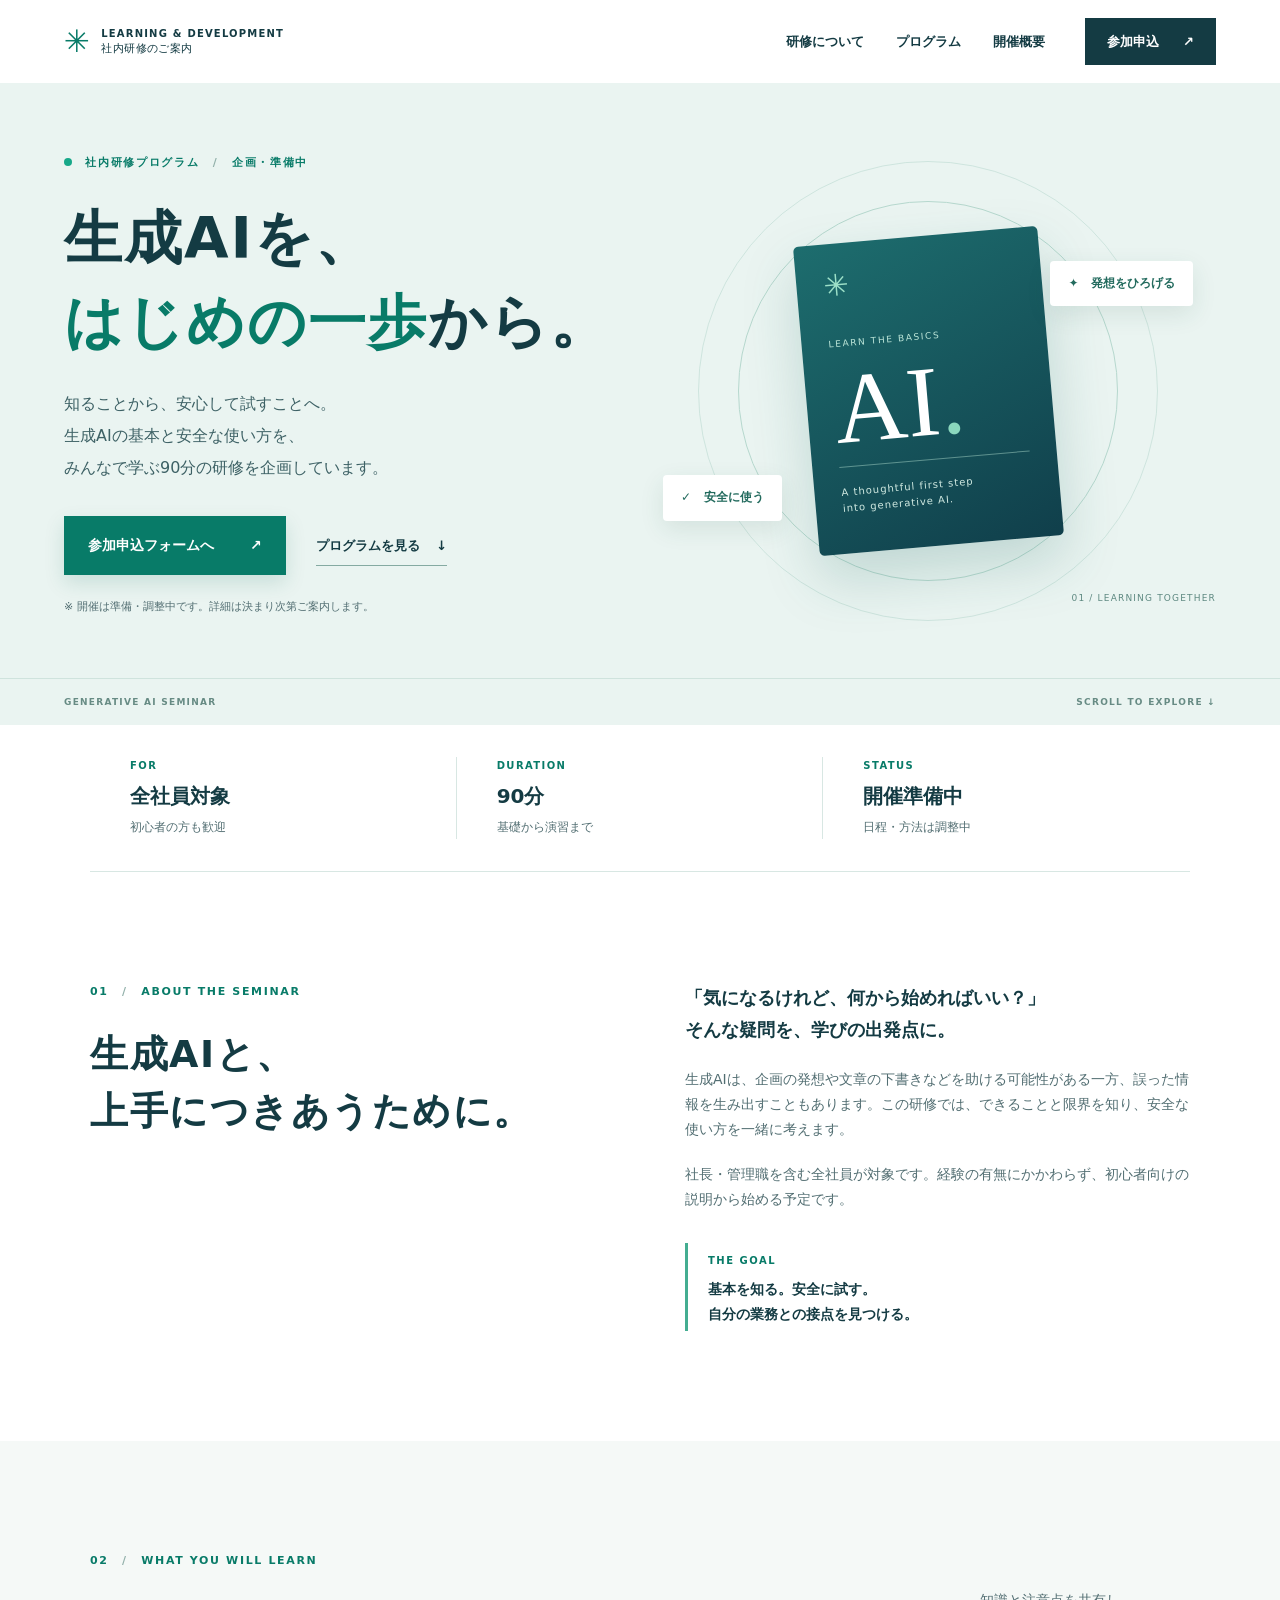
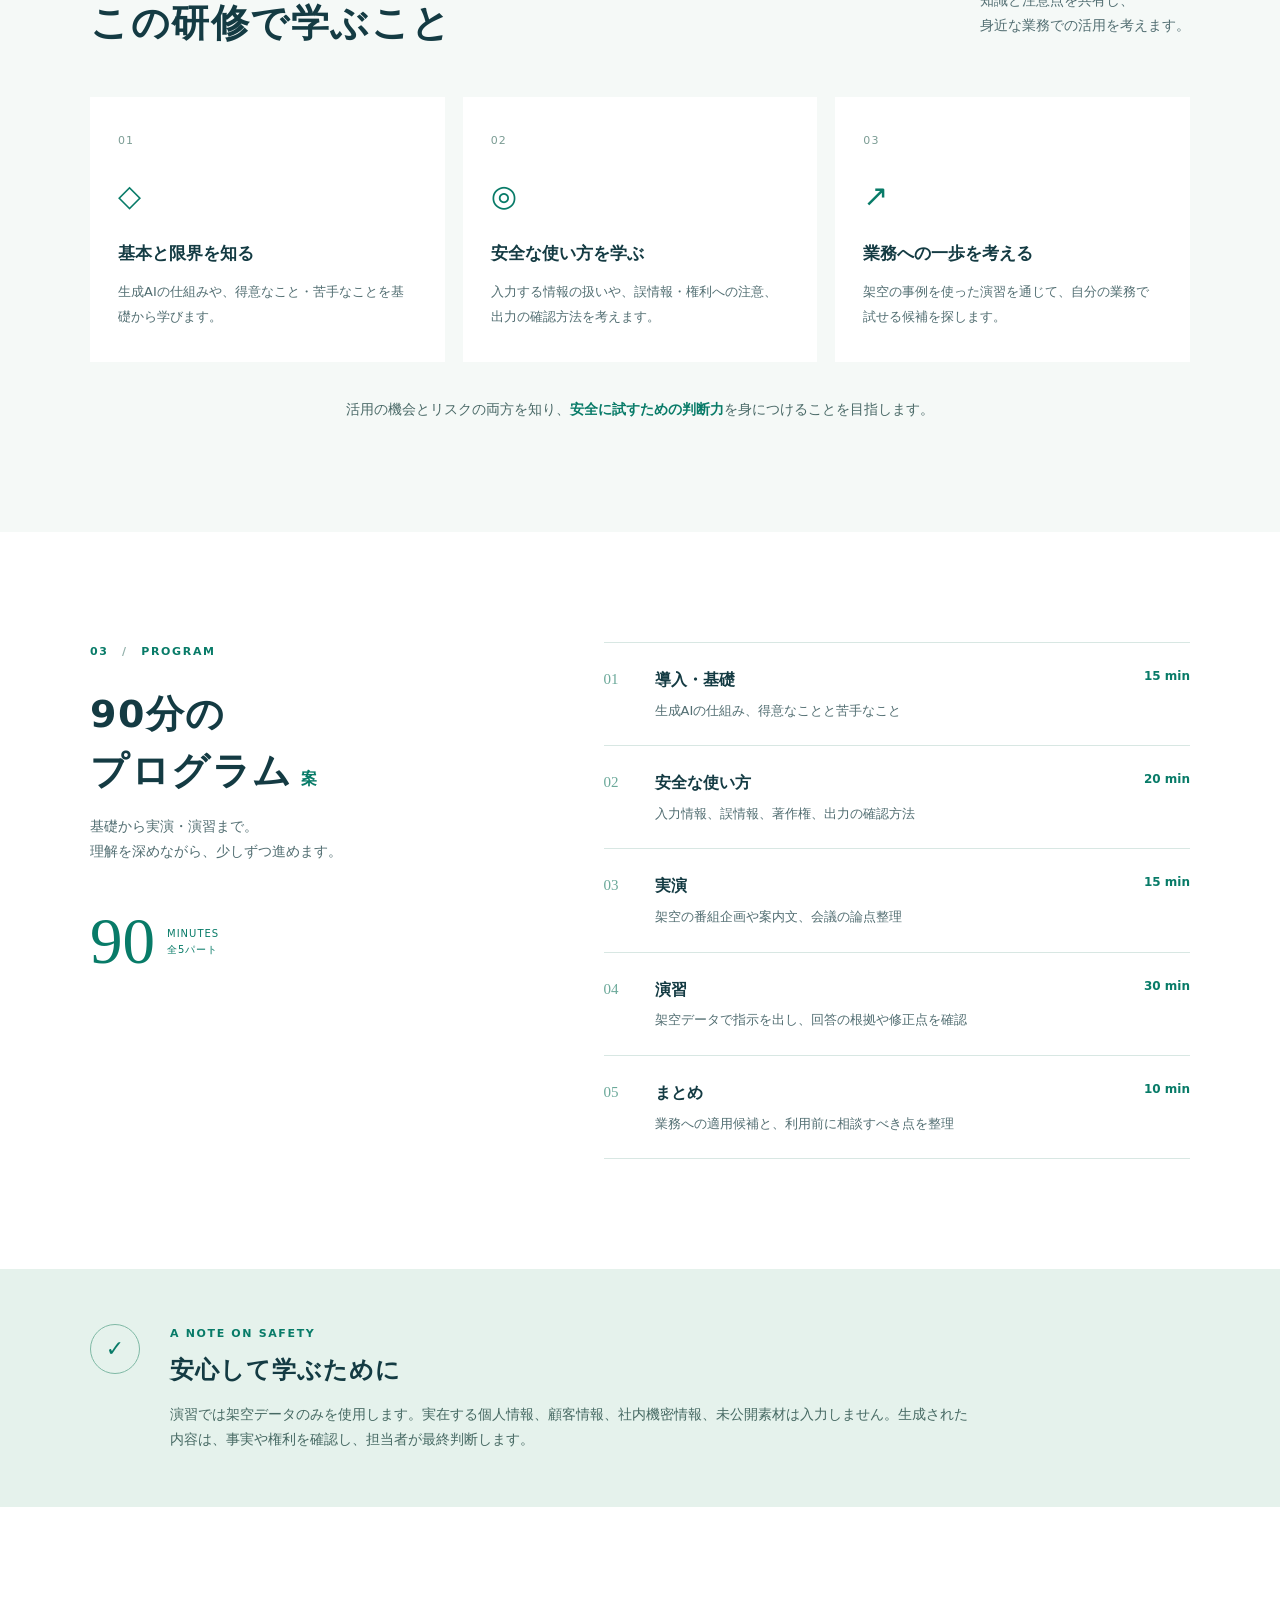
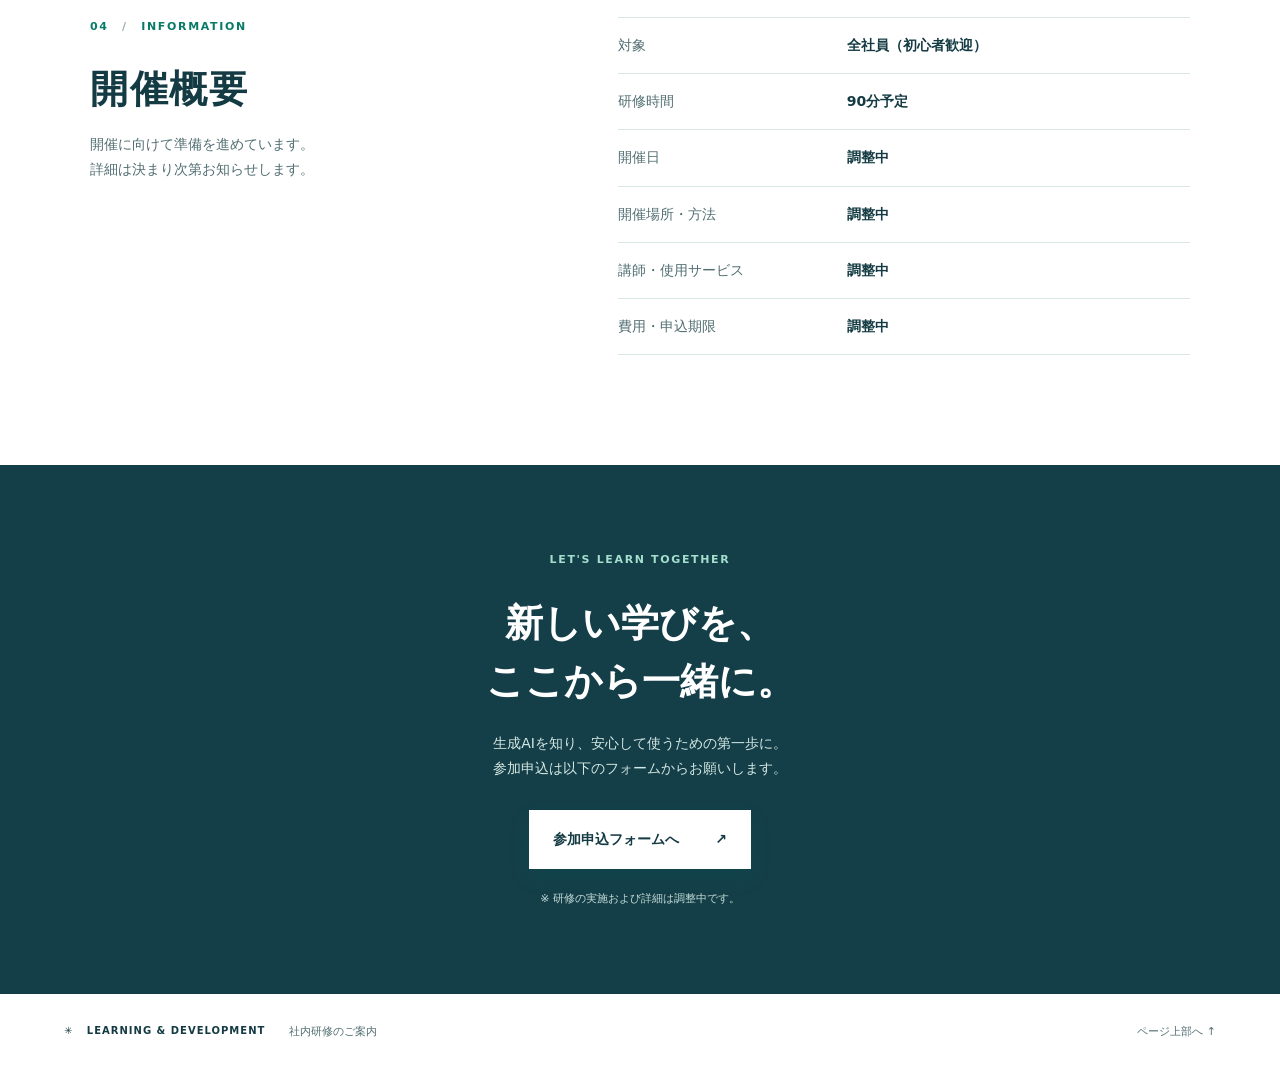
<file: index.html>
<!doctype html>
<html lang="ja">
<head>
  <meta charset="utf-8">
  <meta name="viewport" content="width=device-width, initial-scale=1">
  <meta name="description" content="全社員を対象とした生成AI基礎研修のご案内です。">
  <title>生成AIセミナー｜社内研修のご案内</title>
  <link rel="stylesheet" href="assets/css/style.css">
  <script src="assets/js/main.js" defer></script>
</head>
<body>
<a class="skip" href="#main">本文へ移動</a>
<header class="header"><div class="header-inner"><a class="brand" href="#top"><span class="brand-mark" aria-hidden="true">✳</span><span>LEARNING &amp; DEVELOPMENT<small>社内研修のご案内</small></span></a><nav aria-label="ページ内ナビゲーション"><a href="#about">研修について</a><a href="#program">プログラム</a><a href="#details">開催概要</a></nav><a class="header-cta" href="https://docs.google.com/forms/d/e/1FAIpQLSfUme37qbfSmSVEhp9Olh8vr1nIIzW_PGAuBZSKhkBzph9vbQ/viewform">参加申込 <span aria-hidden="true">↗</span></a></div></header>
<main id="main">
<section class="hero" id="top"><div class="hero-inner"><div class="hero-copy"><p class="eyebrow"><span class="dot"></span> 社内研修プログラム <span class="divider">/</span> 企画・準備中</p><h1>生成AIを、<br><em>はじめの一歩</em>から。</h1><p class="lead">知ることから、安心して試すことへ。<br>生成AIの基本と安全な使い方を、<br class="desktop">みんなで学ぶ90分の研修を企画しています。</p><div class="hero-actions"><a class="button" href="https://docs.google.com/forms/d/e/1FAIpQLSfUme37qbfSmSVEhp9Olh8vr1nIIzW_PGAuBZSKhkBzph9vbQ/viewform">参加申込フォームへ <span aria-hidden="true">↗</span></a><a class="text-link" href="#program">プログラムを見る <span aria-hidden="true">↓</span></a></div><p class="note">※ 開催は準備・調整中です。詳細は決まり次第ご案内します。</p></div><div class="hero-art" aria-hidden="true"><div class="art-orbit orbit-one"></div><div class="art-orbit orbit-two"></div><div class="art-card"><span class="art-spark">✳</span><span class="art-label">LEARN THE BASICS</span><strong>AI<span>.</span></strong><span class="art-line"></span><span class="art-caption">A thoughtful first step<br>into generative AI.</span></div><div class="art-chip chip-one">✦ &nbsp; 発想をひろげる</div><div class="art-chip chip-two">✓ &nbsp; 安全に使う</div><span class="art-index">01 / LEARNING TOGETHER</span></div></div><div class="hero-bottom"><span>GENERATIVE AI SEMINAR</span><span>SCROLL TO EXPLORE ↓</span></div></section>
<section class="facts" aria-label="研修の概要"><div><span>FOR</span><strong>全社員対象</strong><small>初心者の方も歓迎</small></div><div><span>DURATION</span><strong>90分</strong><small>基礎から演習まで</small></div><div><span>STATUS</span><strong>開催準備中</strong><small>日程・方法は調整中</small></div></section>
<section class="section about" id="about"><div class="section-heading"><p class="eyebrow">01 <span class="divider">/</span> ABOUT THE SEMINAR</p><h2>生成AIと、<br>上手につきあうために。</h2></div><div class="about-body"><p class="intro">「気になるけれど、何から始めればいい？」<br>そんな疑問を、学びの出発点に。</p><p>生成AIは、企画の発想や文章の下書きなどを助ける可能性がある一方、誤った情報を生み出すこともあります。この研修では、できることと限界を知り、安全な使い方を一緒に考えます。</p><p>社長・管理職を含む全社員が対象です。経験の有無にかかわらず、初心者向けの説明から始める予定です。</p><div class="about-highlight"><span>THE GOAL</span><p>基本を知る。安全に試す。<br>自分の業務との接点を見つける。</p></div></div></section>
<section class="learn-section"><div class="section learn-inner"><div class="section-title-row"><div><p class="eyebrow">02 <span class="divider">/</span> WHAT YOU WILL LEARN</p><h2>この研修で学ぶこと</h2></div><p>知識と注意点を共有し、<br>身近な業務での活用を考えます。</p></div><div class="cards"><article><span class="card-num">01</span><div class="card-icon" aria-hidden="true">◇</div><h3>基本と限界を知る</h3><p>生成AIの仕組みや、得意なこと・苦手なことを基礎から学びます。</p></article><article><span class="card-num">02</span><div class="card-icon" aria-hidden="true">◎</div><h3>安全な使い方を学ぶ</h3><p>入力する情報の扱いや、誤情報・権利への注意、出力の確認方法を考えます。</p></article><article><span class="card-num">03</span><div class="card-icon" aria-hidden="true">↗</div><h3>業務への一歩を考える</h3><p>架空の事例を使った演習を通じて、自分の業務で試せる候補を探します。</p></article></div><p class="benefit">活用の機会とリスクの両方を知り、<strong>安全に試すための判断力</strong>を身につけることを目指します。</p></div></section>
<section class="section program" id="program"><div class="program-intro"><p class="eyebrow">03 <span class="divider">/</span> PROGRAM</p><h2>90分の<br>プログラム<span>案</span></h2><p>基礎から実演・演習まで。<br>理解を深めながら、少しずつ進めます。</p><div class="duration"><strong>90</strong><span>MINUTES<br>全5パート</span></div></div><div class="timeline"><article><span class="step">01</span><div><h3>導入・基礎</h3><p>生成AIの仕組み、得意なことと苦手なこと</p></div><span class="time">15 min</span></article><article><span class="step">02</span><div><h3>安全な使い方</h3><p>入力情報、誤情報、著作権、出力の確認方法</p></div><span class="time">20 min</span></article><article><span class="step">03</span><div><h3>実演</h3><p>架空の番組企画や案内文、会議の論点整理</p></div><span class="time">15 min</span></article><article><span class="step">04</span><div><h3>演習</h3><p>架空データで指示を出し、回答の根拠や修正点を確認</p></div><span class="time">30 min</span></article><article><span class="step">05</span><div><h3>まとめ</h3><p>業務への適用候補と、利用前に相談すべき点を整理</p></div><span class="time">10 min</span></article></div></section>
<section class="safety"><div class="safety-inner"><div class="safety-icon" aria-hidden="true">✓</div><div><p class="eyebrow">A NOTE ON SAFETY</p><h2>安心して学ぶために</h2><p>演習では架空データのみを使用します。実在する個人情報、顧客情報、社内機密情報、未公開素材は入力しません。生成された内容は、事実や権利を確認し、担当者が最終判断します。</p></div></div></section>
<section class="section details" id="details"><div><p class="eyebrow">04 <span class="divider">/</span> INFORMATION</p><h2>開催概要</h2><p>開催に向けて準備を進めています。<br>詳細は決まり次第お知らせします。</p></div><dl><div><dt>対象</dt><dd>全社員（初心者歓迎）</dd></div><div><dt>研修時間</dt><dd>90分予定</dd></div><div><dt>開催日</dt><dd>調整中</dd></div><div><dt>開催場所・方法</dt><dd>調整中</dd></div><div><dt>講師・使用サービス</dt><dd>調整中</dd></div><div><dt>費用・申込期限</dt><dd>調整中</dd></div></dl></section>
<section class="closing"><p class="eyebrow">LET'S LEARN TOGETHER</p><h2>新しい学びを、<br>ここから一緒に。</h2><p>生成AIを知り、安心して使うための第一歩に。<br>参加申込は以下のフォームからお願いします。</p><a class="button button-light" href="https://docs.google.com/forms/d/e/1FAIpQLSfUme37qbfSmSVEhp9Olh8vr1nIIzW_PGAuBZSKhkBzph9vbQ/viewform">参加申込フォームへ <span aria-hidden="true">↗</span></a><small>※ 研修の実施および詳細は調整中です。</small></section>
</main><footer><span class="footer-brand">✳ &nbsp; LEARNING &amp; DEVELOPMENT</span><span>社内研修のご案内</span><a href="#top">ページ上部へ ↑</a></footer>
</body></html>
</file>
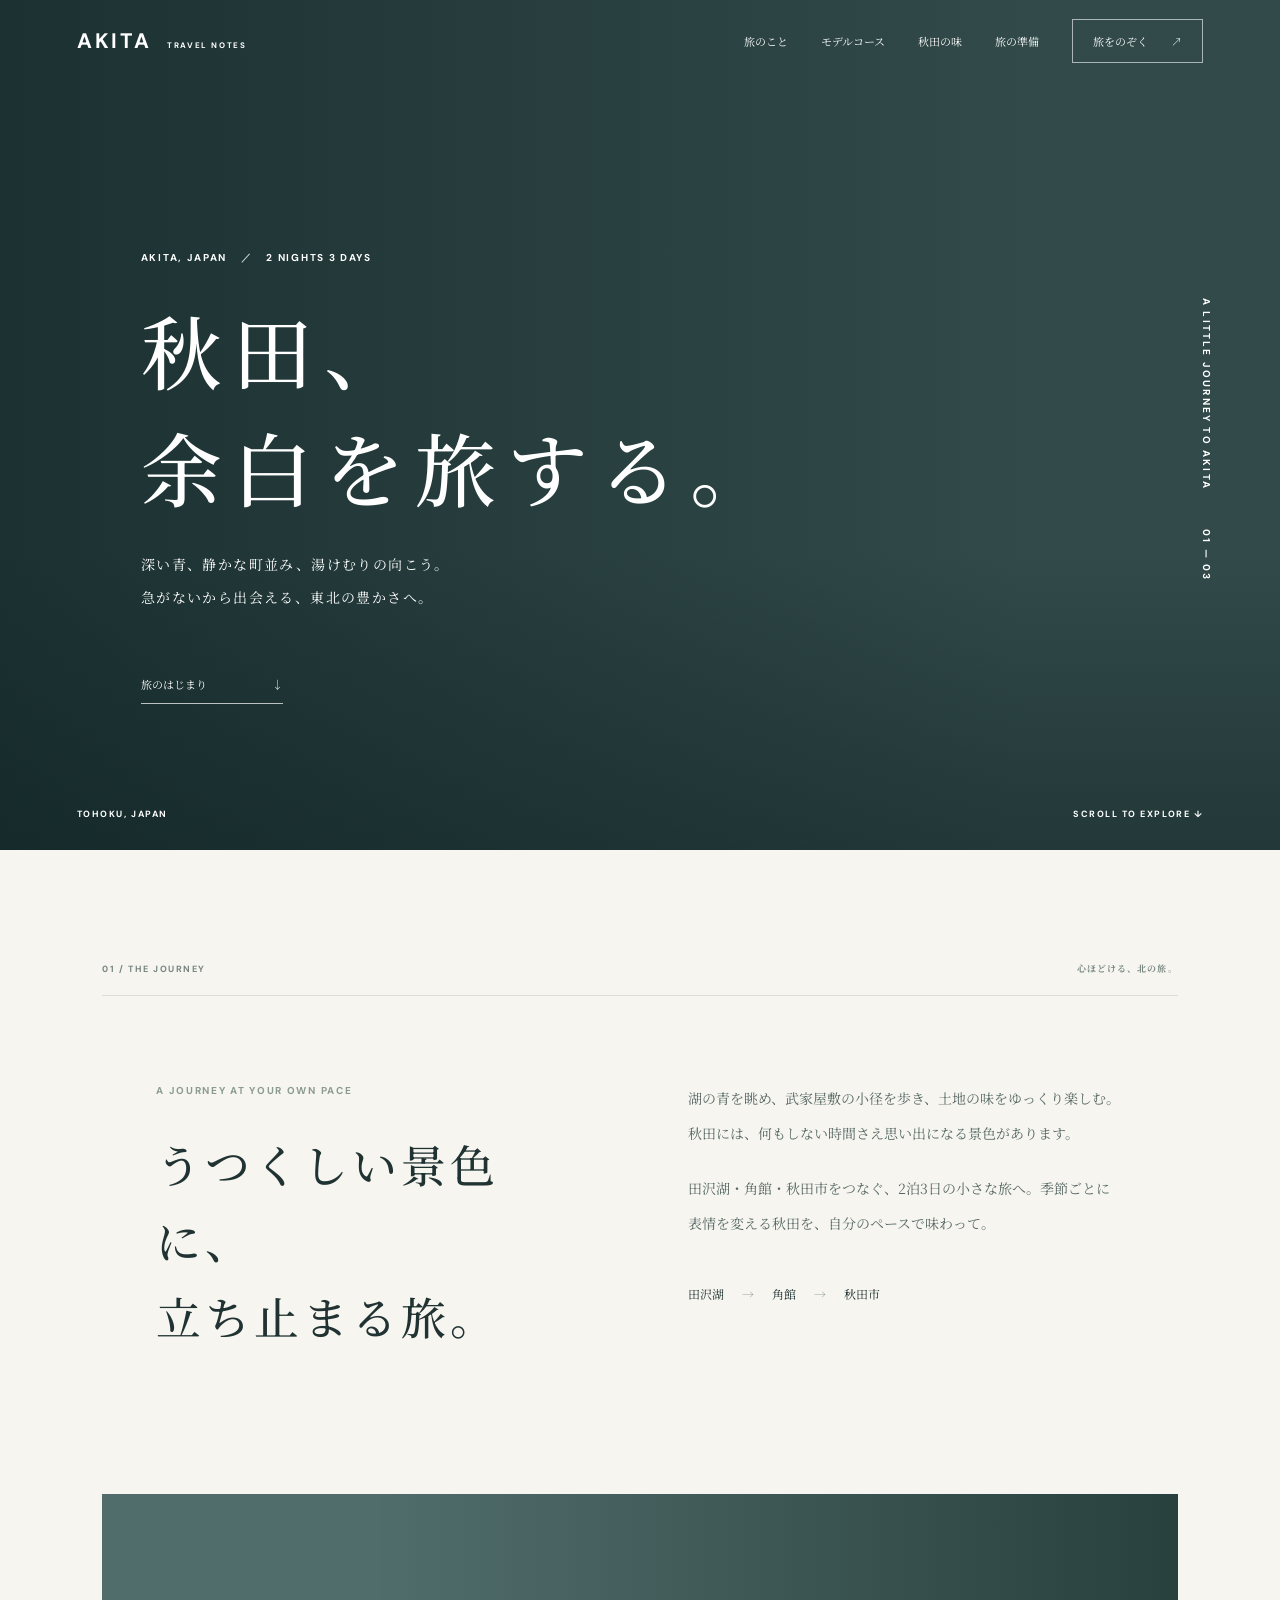
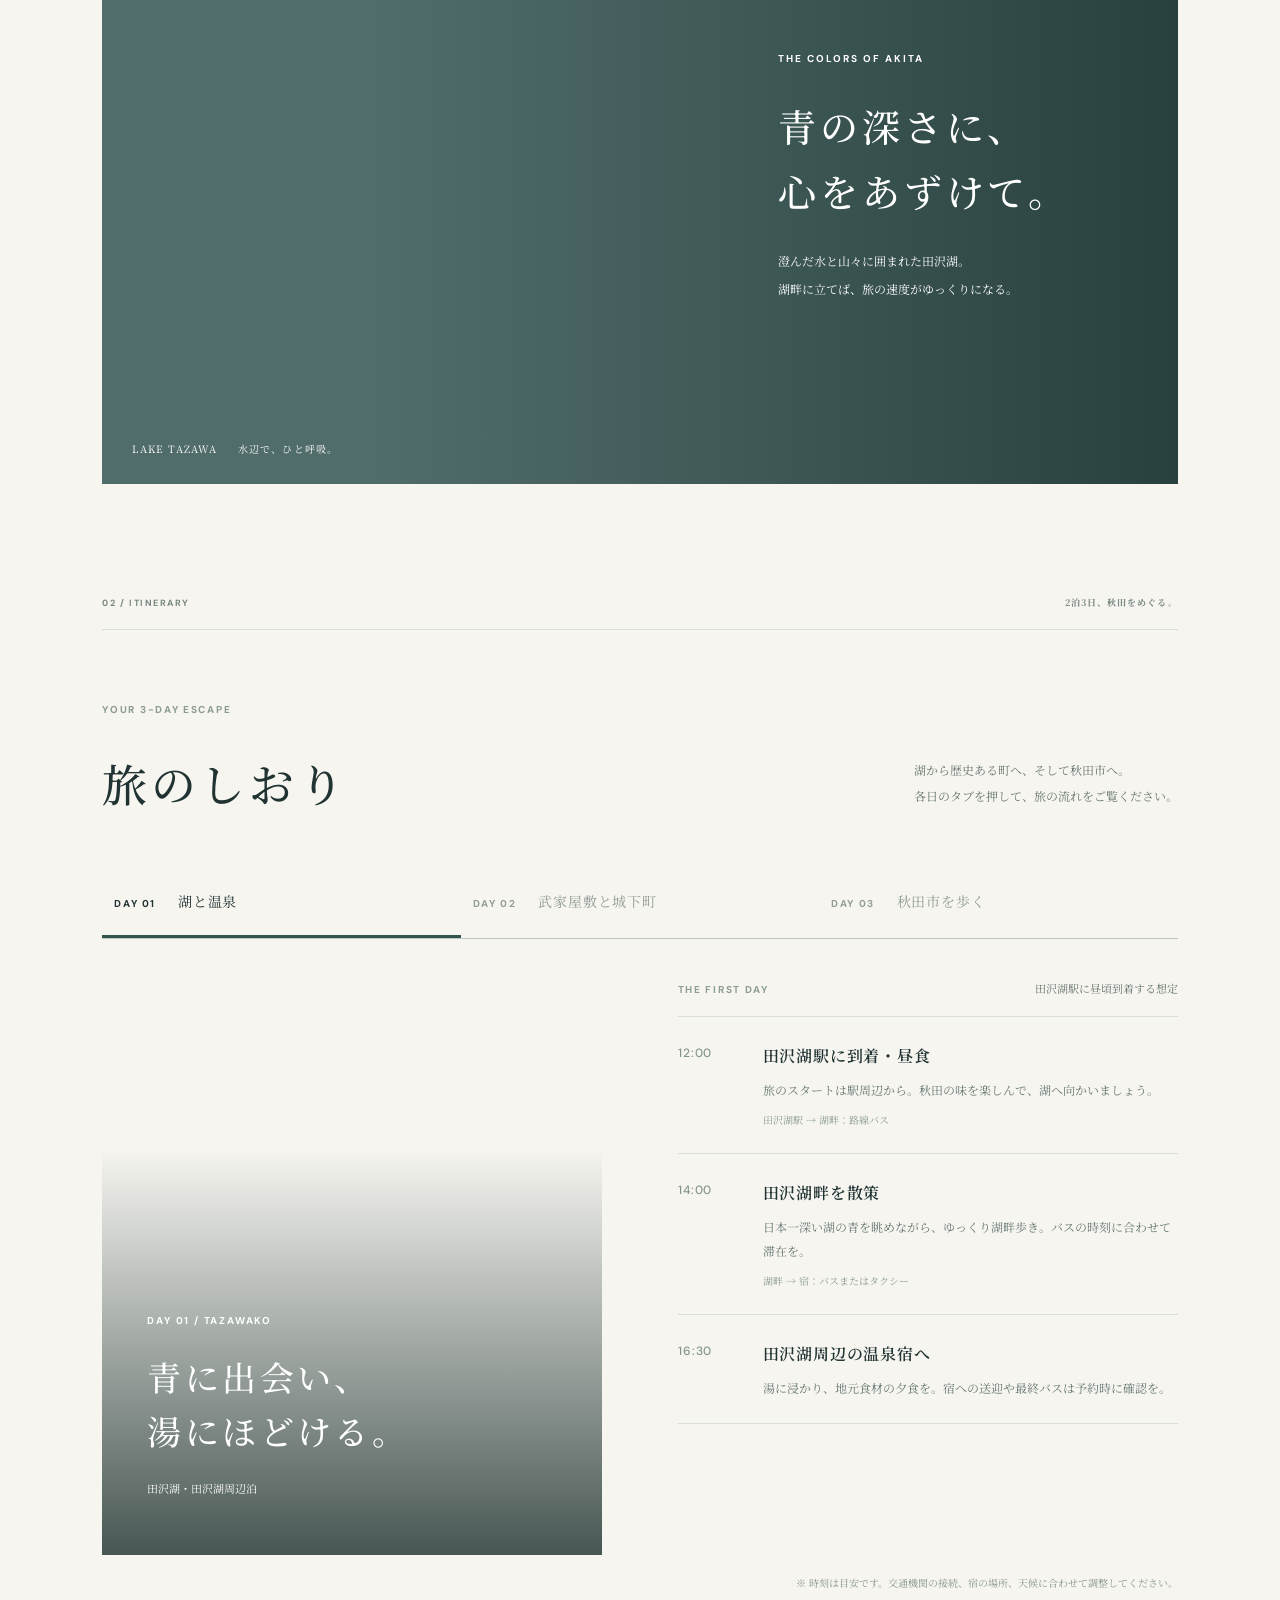
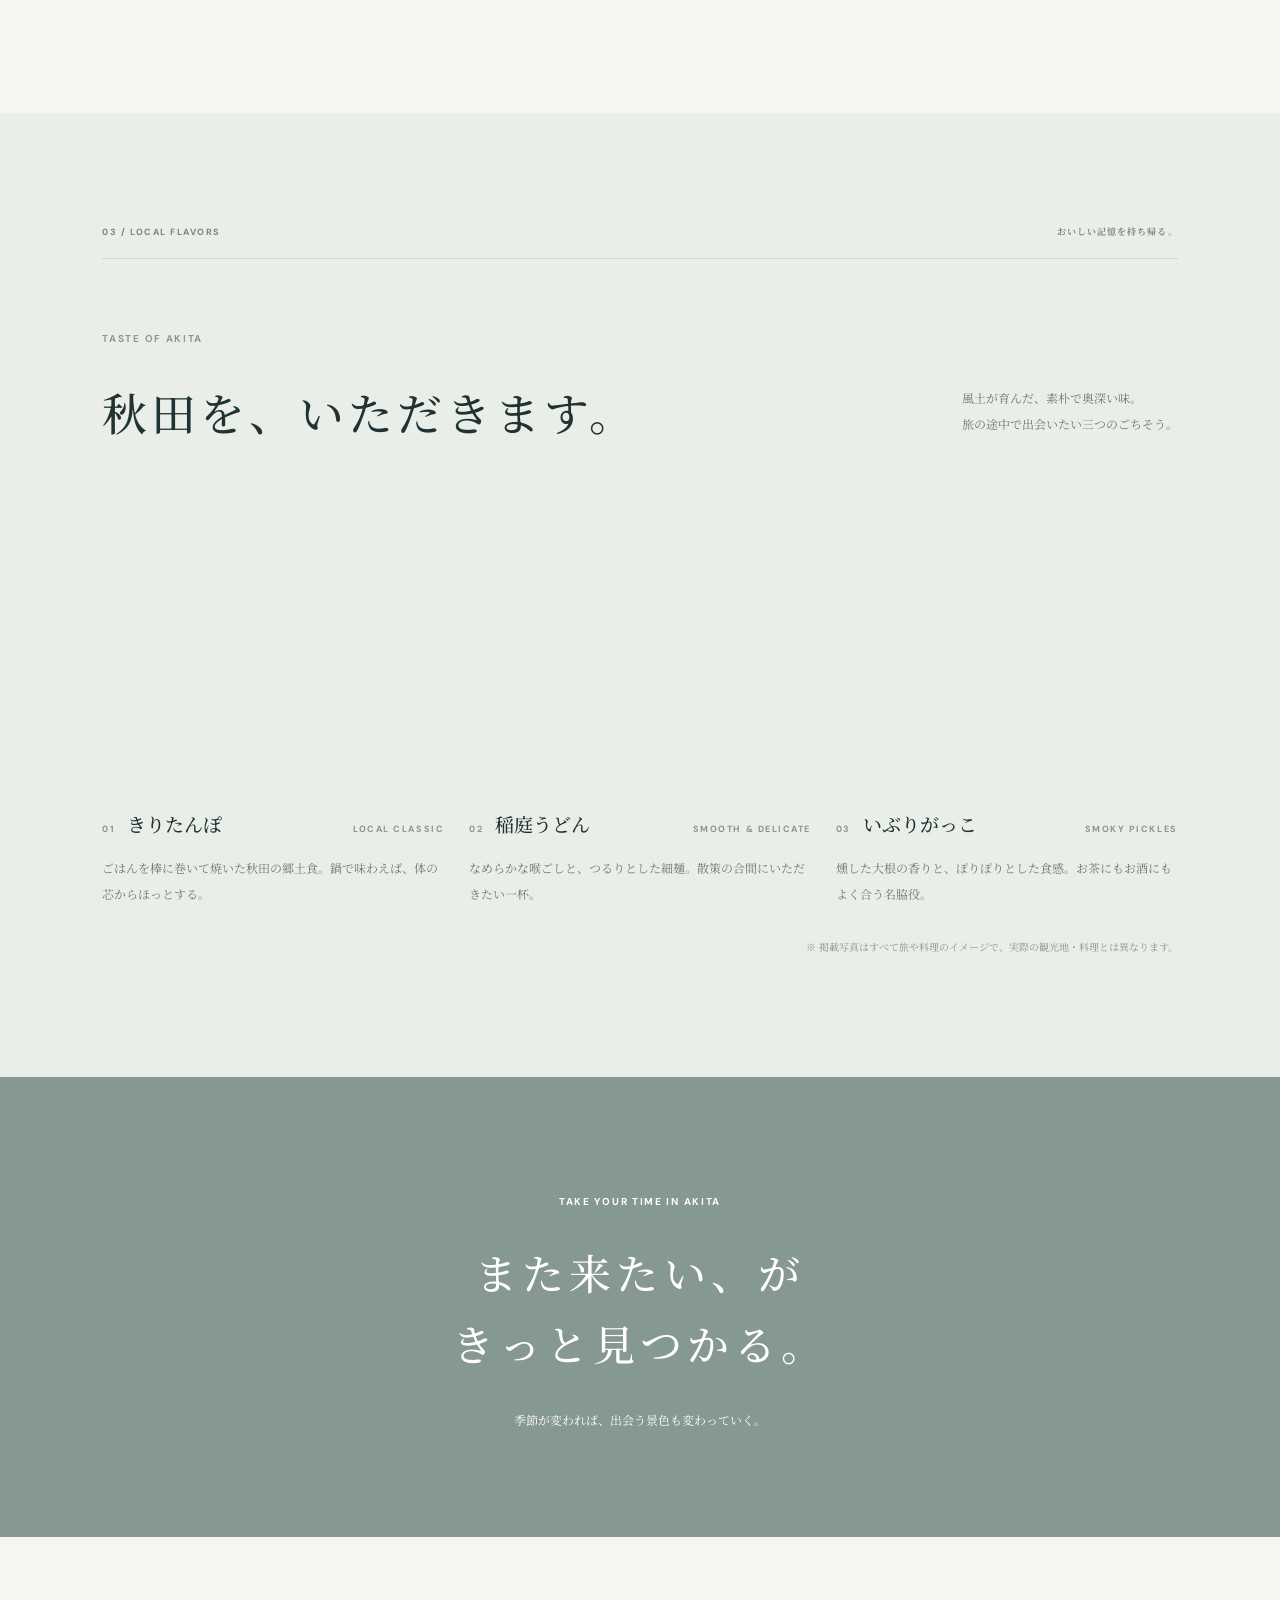
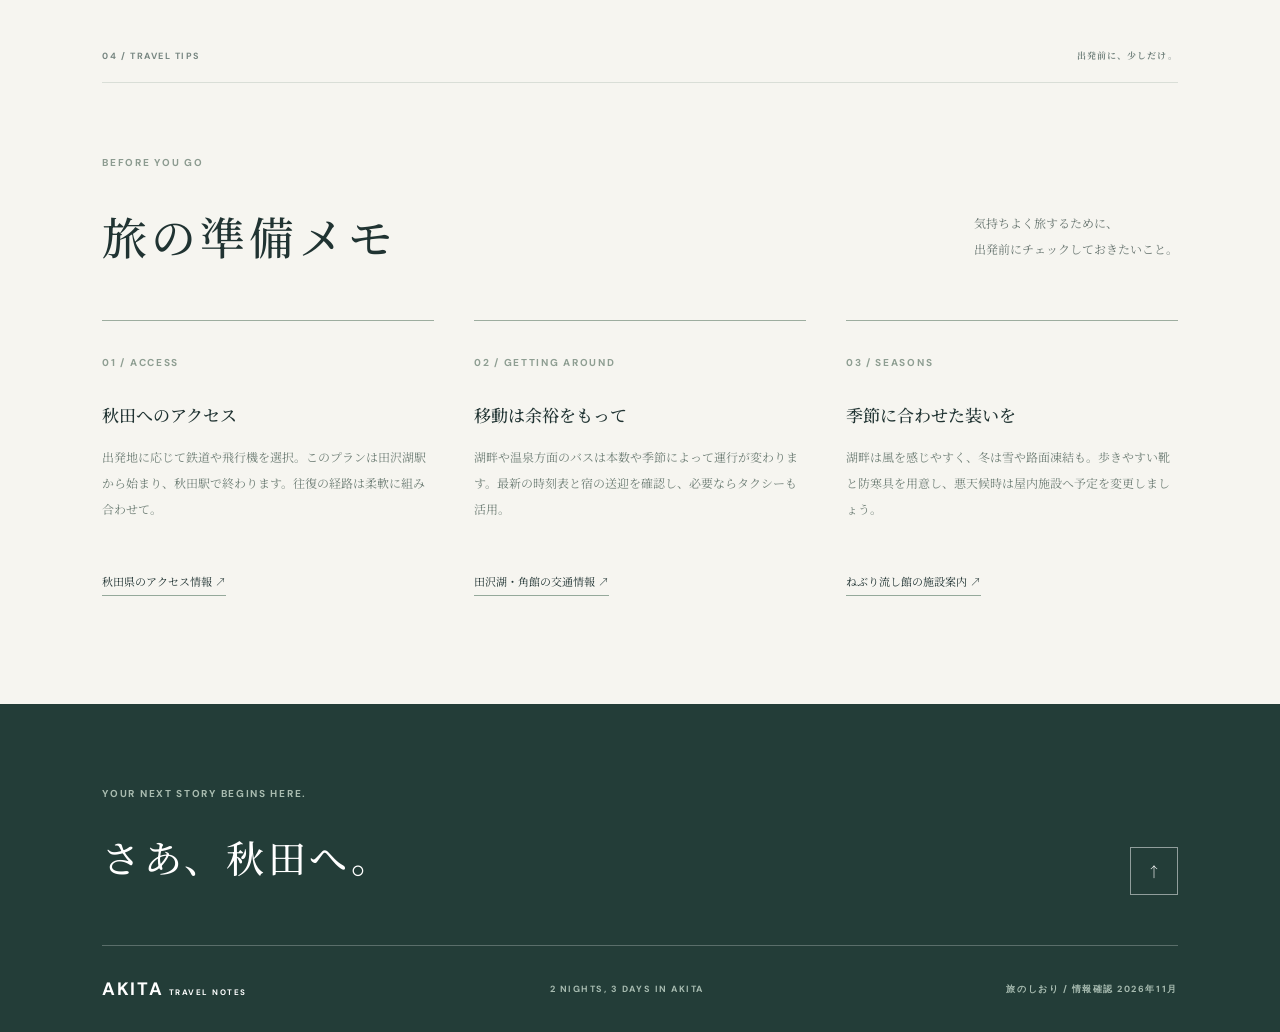
<file: akita-travel/index.html>
<!doctype html>
<html lang="ja">
<head>
<meta charset="utf-8"><meta name="viewport" content="width=device-width,initial-scale=1"><meta name="description" content="田沢湖、角館、秋田市をめぐる2泊3日の旅のしおり。"><title>秋田、余白を旅する。｜2泊3日の旅のしおり</title><link rel="preconnect" href="https://fonts.googleapis.com"><link rel="preconnect" href="https://fonts.gstatic.com" crossorigin><link href="https://fonts.googleapis.com/css2?family=DM+Sans:wght@400;500;700&family=Noto+Serif+JP:wght@400;500;600;700&display=swap" rel="stylesheet"><link rel="stylesheet" href="style.css"><script src="script.js" defer></script>
</head>
<body>
<header class="header"><a class="brand" href="#top" aria-label="トップへ">AKITA <span>TRAVEL NOTES</span></a><button class="menu-toggle" aria-expanded="false" aria-controls="nav" aria-label="メニューを開く"><i></i><i></i></button><nav id="nav" class="nav"><a href="#journey">旅のこと</a><a href="#itinerary">モデルコース</a><a href="#flavors">秋田の味</a><a href="#tips">旅の準備</a><a class="nav-cta" href="#itinerary">旅をのぞく <span>↗</span></a></nav></header>
<main id="top">
<section class="hero"><div class="hero-image"></div><div class="hero-shade"></div><div class="hero-content"><p class="eyebrow light">AKITA, JAPAN <span>／</span> 2 NIGHTS 3 DAYS</p><h1>秋田、<br>余白を旅する。</h1><p class="hero-copy">深い青、静かな町並み、湯けむりの向こう。<br>急がないから出会える、東北の豊かさへ。</p><a class="hero-link" href="#journey">旅のはじまり <span>↓</span></a></div><div class="hero-side">A LITTLE JOURNEY TO AKITA <span>01 — 03</span></div><div class="hero-bottom"><span>TOHOKU, JAPAN</span><span>SCROLL TO EXPLORE ↓</span></div></section>
<section id="journey" class="intro section"><div class="section-kicker"><span>01 / THE JOURNEY</span><span>心ほどける、北の旅。</span></div><div class="intro-grid"><div><p class="small-label">A JOURNEY AT YOUR OWN PACE</p><h2>うつくしい景色に、<br>立ち止まる旅。</h2></div><div class="intro-text"><p>湖の青を眺め、武家屋敷の小径を歩き、土地の味をゆっくり楽しむ。秋田には、何もしない時間さえ思い出になる景色があります。</p><p>田沢湖・角館・秋田市をつなぐ、2泊3日の小さな旅へ。季節ごとに表情を変える秋田を、自分のペースで味わって。</p><div class="route"><span>田沢湖</span><b>→</b><span>角館</span><b>→</b><span>秋田市</span></div></div></div></section>
<section class="feature"><div class="feature-photo"></div><div class="feature-caption"><span>LAKE TAZAWA</span><span>水辺で、ひと呼吸。</span></div><div class="feature-note"><span>THE COLORS OF AKITA</span><strong>青の深さに、<br>心をあずけて。</strong><p>澄んだ水と山々に囲まれた田沢湖。<br>湖畔に立てば、旅の速度がゆっくりになる。</p></div></section>
<section id="itinerary" class="itinerary section"><div class="section-kicker"><span>02 / ITINERARY</span><span>2泊3日、秋田をめぐる。</span></div><div class="heading-row"><div><p class="small-label">YOUR 3-DAY ESCAPE</p><h2>旅のしおり</h2></div><p>湖から歴史ある町へ、そして秋田市へ。<br>各日のタブを押して、旅の流れをご覧ください。</p></div><div class="day-tabs" role="tablist" aria-label="旅行日程"><button role="tab" id="tab-1" aria-selected="true" aria-controls="day-1" data-day="1"><span>DAY 01</span> 湖と温泉</button><button role="tab" id="tab-2" aria-selected="false" aria-controls="day-2" data-day="2" tabindex="-1"><span>DAY 02</span> 武家屋敷と城下町</button><button role="tab" id="tab-3" aria-selected="false" aria-controls="day-3" data-day="3" tabindex="-1"><span>DAY 03</span> 秋田市を歩く</button></div>
<div class="day-panel" role="tabpanel" id="day-1" aria-labelledby="tab-1"><div class="day-visual day-one"><div><small>DAY 01 / TAZAWAKO</small><h3>青に出会い、<br>湯にほどける。</h3><p>田沢湖・田沢湖周辺泊</p></div></div><div class="schedule"><div class="schedule-head"><span>THE FIRST DAY</span><p>田沢湖駅に昼頃到着する想定</p></div><div class="stop"><time>12:00</time><div><h4>田沢湖駅に到着・昼食</h4><p>旅のスタートは駅周辺から。秋田の味を楽しんで、湖へ向かいましょう。</p><span>田沢湖駅 → 湖畔：路線バス</span></div></div><div class="stop"><time>14:00</time><div><h4>田沢湖畔を散策</h4><p>日本一深い湖の青を眺めながら、ゆっくり湖畔歩き。バスの時刻に合わせて滞在を。</p><span>湖畔 → 宿：バスまたはタクシー</span></div></div><div class="stop"><time>16:30</time><div><h4>田沢湖周辺の温泉宿へ</h4><p>湯に浸かり、地元食材の夕食を。宿への送迎や最終バスは予約時に確認を。</p></div></div></div></div>
<div class="day-panel" role="tabpanel" id="day-2" aria-labelledby="tab-2" hidden><div class="day-visual day-two"><div><small>DAY 02 / KAKUNODATE</small><h3>時を重ねた、<br>町を歩く。</h3><p>角館・秋田市泊</p></div></div><div class="schedule"><div class="schedule-head"><span>THE SECOND DAY</span><p>鉄道と徒歩で、ゆったり移動</p></div><div class="stop"><time>09:00</time><div><h4>宿を出発、角館へ</h4><p>田沢湖駅へ戻り、秋田新幹線などで角館駅へ。列車の停車・時刻を事前に確認。</p><span>田沢湖駅 → 角館駅：鉄道</span></div></div><div class="stop"><time>11:00</time><div><h4>武家屋敷通りを散策</h4><p>黒板塀が続く町並みを歩き、公開されている屋敷や工芸に触れる。</p><span>角館駅から徒歩またはタクシー</span></div></div><div class="stop"><time>13:00</time><div><h4>角館で昼食と町歩き</h4><p>稲庭うどんや郷土の味を楽しんだら、カフェやお土産探しも。</p></div></div><div class="stop"><time>16:00</time><div><h4>秋田市へ移動</h4><p>角館駅から鉄道で秋田駅へ。駅周辺に宿泊し、夜は秋田の食を堪能。</p><span>角館駅 → 秋田駅：鉄道</span></div></div></div></div>
<div class="day-panel" role="tabpanel" id="day-3" aria-labelledby="tab-3" hidden><div class="day-visual day-three"><div><small>DAY 03 / AKITA CITY</small><h3>祭りと緑に、<br>旅の余韻を。</h3><p>秋田市・帰路へ</p></div></div><div class="schedule"><div class="schedule-head"><span>THE THIRD DAY</span><p>帰りの時間に合わせて調整</p></div><div class="stop"><time>09:30</time><div><h4>千秋公園を散歩</h4><p>久保田城跡の緑の中を歩き、城下町の面影にふれる。</p><span>秋田駅から徒歩圏内</span></div></div><div class="stop"><time>11:00</time><div><h4>ねぶり流し館で祭りに出会う</h4><p>秋田の竿燈など、地域に伝わる民俗芸能の世界を見学。休館日は公式情報を確認。</p></div></div><div class="stop"><time>12:30</time><div><h4>昼食とお土産選び</h4><p>駅周辺で最後の秋田ごはん。いぶりがっこや地酒を旅の余韻に。</p></div></div><div class="stop"><time>14:30</time><div><h4>秋田駅から帰路へ</h4><p>出発地に合わせて鉄道や空港連絡バスを選び、時間に余裕をもって出発。</p></div></div></div></div><p class="schedule-note">※ 時刻は目安です。交通機関の接続、宿の場所、天候に合わせて調整してください。</p></section>
<section id="flavors" class="food section"><div class="section-kicker"><span>03 / LOCAL FLAVORS</span><span>おいしい記憶を持ち帰る。</span></div><div class="heading-row"><div><p class="small-label">TASTE OF AKITA</p><h2>秋田を、いただきます。</h2></div><p>風土が育んだ、素朴で奥深い味。<br>旅の途中で出会いたい三つのごちそう。</p></div><div class="food-grid"><article><div class="food-img food-1"></div><div class="food-title"><span>01</span><h3>きりたんぽ</h3><span>LOCAL CLASSIC</span></div><p>ごはんを棒に巻いて焼いた秋田の郷土食。鍋で味わえば、体の芯からほっとする。</p></article><article><div class="food-img food-2"></div><div class="food-title"><span>02</span><h3>稲庭うどん</h3><span>SMOOTH & DELICATE</span></div><p>なめらかな喉ごしと、つるりとした細麺。散策の合間にいただきたい一杯。</p></article><article><div class="food-img food-3"></div><div class="food-title"><span>03</span><h3>いぶりがっこ</h3><span>SMOKY PICKLES</span></div><p>燻した大根の香りと、ぽりぽりとした食感。お茶にもお酒にもよく合う名脇役。</p></article></div><p class="image-note">※ 掲載写真はすべて旅や料理のイメージで、実際の観光地・料理とは異なります。</p></section>
<section class="quote"><div><p>TAKE YOUR TIME IN AKITA</p><h2>また来たい、が<br>きっと見つかる。</h2><span>季節が変われば、出会う景色も変わっていく。</span></div></section>
<section id="tips" class="tips section"><div class="section-kicker"><span>04 / TRAVEL TIPS</span><span>出発前に、少しだけ。</span></div><div class="heading-row"><div><p class="small-label">BEFORE YOU GO</p><h2>旅の準備メモ</h2></div><p>気持ちよく旅するために、<br>出発前にチェックしておきたいこと。</p></div><div class="tips-grid"><article><span>01 / ACCESS</span><h3>秋田へのアクセス</h3><p>出発地に応じて鉄道や飛行機を選択。このプランは田沢湖駅から始まり、秋田駅で終わります。往復の経路は柔軟に組み合わせて。</p><a href="https://www.pref.akita.lg.jp/pages/archive/1296" target="_blank" rel="noopener noreferrer">秋田県のアクセス情報 ↗</a></article><article><span>02 / GETTING AROUND</span><h3>移動は余裕をもって</h3><p>湖畔や温泉方面のバスは本数や季節によって運行が変わります。最新の時刻表と宿の送迎を確認し、必要ならタクシーも活用。</p><a href="https://tazawako-kakunodate.com/access/" target="_blank" rel="noopener noreferrer">田沢湖・角館の交通情報 ↗</a></article><article><span>03 / SEASONS</span><h3>季節に合わせた装いを</h3><p>湖畔は風を感じやすく、冬は雪や路面凍結も。歩きやすい靴と防寒具を用意し、悪天候時は屋内施設へ予定を変更しましょう。</p><a href="https://www.city.akita.lg.jp/shisetsu/hakubutukan-tpsyokan/1011113/1006737.html" target="_blank" rel="noopener noreferrer">ねぶり流し館の施設案内 ↗</a></article></div></section>
</main><footer><div class="footer-top"><div><p>YOUR NEXT STORY BEGINS HERE.</p><h2>さあ、秋田へ。</h2></div><a href="#top" aria-label="ページ上部へ">↑</a></div><div class="footer-bottom"><span>AKITA <small>TRAVEL NOTES</small></span><span>2 NIGHTS, 3 DAYS IN AKITA</span><span>旅のしおり / 情報確認 2026年11月</span></div></footer>
</body></html>
</file>
<file: assets/css/style.css>
:root{--ink:#143b43;--muted:#526e72;--green:#087b68;--pale:#eef6f3;--line:#d8e7e3;--navy:#143f49}*{box-sizing:border-box}html{scroll-behavior:smooth}body{margin:0;color:var(--ink);font-family:system-ui,-apple-system,"Hiragino Kaku Gothic ProN","Yu Gothic",sans-serif;line-height:1.8}a{color:inherit}a:focus-visible{outline:3px solid #d7831b;outline-offset:4px}.skip{position:absolute;left:1rem;top:-5rem;background:white;z-index:5;padding:.5rem}.skip:focus{top:1rem}.header{background:#fff}.header-inner{max-width:1320px;margin:auto;padding:18px 5%;display:flex;align-items:center;gap:40px}.brand{display:flex;align-items:center;gap:10px;text-decoration:none;font-size:10px;font-weight:800;letter-spacing:.12em;line-height:1.4}.brand small{display:block;font-size:11px;letter-spacing:.04em;font-weight:500}.brand-mark{font-size:31px;color:var(--green)}nav{display:flex;gap:32px;margin-left:auto}nav a{font-size:13px;font-weight:700;text-decoration:none}.header-cta{background:var(--ink);color:white;padding:12px 22px;text-decoration:none;font-size:13px;font-weight:700}.header-cta span{margin-left:20px}.hero{background:#eaf4f1;overflow:hidden}.hero-inner{max-width:1320px;margin:auto;min-height:590px;padding:70px 5% 50px;display:grid;grid-template-columns:1fr 1fr;align-items:center}.eyebrow{color:var(--green);font-size:11px;letter-spacing:.15em;font-weight:800;margin:0 0 24px}.dot{display:inline-block;background:#17a889;width:8px;height:8px;border-radius:50%;margin-right:8px}.divider{color:#92b0aa;margin:0 8px}.hero h1{font-size:clamp(38px,4.5vw,64px);letter-spacing:.035em;line-height:1.45;margin:0 0 24px}.hero h1 em{color:var(--green);font-style:normal}.lead{font-size:16px;line-height:2;color:#3d6165}.hero-actions{display:flex;align-items:center;gap:30px;margin-top:32px}.button{display:inline-flex;align-items:center;justify-content:space-between;gap:36px;background:var(--green);color:#fff;padding:17px 24px;text-decoration:none;font-weight:700;font-size:14px;box-shadow:0 8px 20px #09685525}.button:hover,.header-cta:hover{filter:brightness(.9)}.text-link{font-size:13px;font-weight:700;text-decoration:none;border-bottom:1px solid #85aaa2;padding:8px 0}.text-link span{margin-left:12px}.note{font-size:11px;color:#526e72;margin-top:22px}.hero-art{height:430px;position:relative;display:grid;place-items:center}.art-orbit{position:absolute;border:1px solid #b6d8ce;border-radius:50%;width:380px;height:380px}.orbit-two{width:460px;height:460px;opacity:.55}.art-card{position:relative;width:245px;height:310px;background:linear-gradient(155deg,#1d6d6e,#103f4b);border-radius:5px;box-shadow:0 25px 55px #1f6c5e35;transform:rotate(-5deg);color:white;padding:27px;display:flex;flex-direction:column}.art-spark{font-size:30px;color:#9de0c8;line-height:1}.art-label{font-size:9px;letter-spacing:.18em;margin-top:35px;color:#bce5d8}.art-card strong{font-family:Georgia,serif;font-size:100px;line-height:1.15;font-weight:400}.art-card strong span{color:#8bd7bd}.art-line{height:1px;background:#a8d6c8;opacity:.5}.art-caption{font-size:10px;letter-spacing:.1em;line-height:1.6;margin-top:17px;color:#d1eae2}.art-chip{position:absolute;background:#fff;padding:12px 18px;border-radius:4px;box-shadow:0 8px 25px #285b4b1c;font-size:12px;font-weight:700;color:#236b5e}.chip-one{top:85px;right:4%}.chip-two{bottom:85px;left:4%}.art-index{position:absolute;bottom:0;right:0;font-size:9px;letter-spacing:.13em;color:#5d8880}.hero-bottom{max-width:1320px;margin:auto;padding:15px 5%;border-top:1px solid #cfe3dd;display:flex;justify-content:space-between;color:#678b84;font-size:9px;letter-spacing:.14em;font-weight:700}.facts{max-width:1100px;margin:auto;display:grid;grid-template-columns:repeat(3,1fr);padding:32px 0;border-bottom:1px solid var(--line)}.facts div{padding:0 40px;border-right:1px solid var(--line)}.facts div:last-child{border:0}.facts span,.facts small,.facts strong{display:block}.facts span{font-size:10px;letter-spacing:.14em;color:var(--green);font-weight:800}.facts strong{font-size:20px;margin:3px 0}.facts small{color:var(--muted);font-size:12px}.section{max-width:1100px;margin:auto;padding:110px 0}.about{display:grid;grid-template-columns:1fr 1fr;gap:90px}.section h2,.safety h2{font-size:clamp(27px,3vw,38px);line-height:1.5;letter-spacing:.04em;margin:0}.about-body{font-size:14px;color:#526e72}.about-body p{margin:0 0 20px}.about-body .intro{font-size:18px;font-weight:700;color:var(--ink);line-height:1.8}.about-highlight{border-left:3px solid #44ad91;padding:4px 0 4px 20px;margin-top:30px}.about-highlight span{font-size:10px;letter-spacing:.15em;color:var(--green);font-weight:800}.about-highlight p{font-weight:700;color:var(--ink);margin:5px 0 0}.learn-section{background:#f5f9f7}.section-title-row{display:flex;justify-content:space-between;align-items:end;margin-bottom:45px}.section-title-row>p,.program-intro>p:not(.eyebrow),.details>div>p:not(.eyebrow){color:var(--muted);font-size:14px}.cards{display:grid;grid-template-columns:repeat(3,1fr);gap:18px}.cards article{background:white;padding:28px 28px 32px;min-height:260px}.card-num{font-size:11px;color:#7b9c94;letter-spacing:.1em}.card-icon{font-size:30px;color:var(--green);margin:15px 0}.cards h3{font-size:17px;margin:0 0 12px}.cards p{font-size:13px;color:var(--muted);margin:0;line-height:1.9}.benefit{text-align:center;color:#4b6a68;font-size:14px;margin:35px 0 0}.benefit strong{color:var(--green)}.program{display:grid;grid-template-columns: .85fr 1.15fr;gap:80px}.program h2 span{font-size:16px;margin-left:8px;color:var(--green)}.duration{display:flex;gap:12px;align-items:center;color:var(--green);margin-top:45px}.duration strong{font-family:Georgia,serif;font-size:65px;line-height:1;font-weight:400}.duration span{font-size:10px;letter-spacing:.1em;line-height:1.6}.timeline article{display:grid;grid-template-columns:35px 1fr auto;gap:16px;align-items:start;padding:23px 0;border-bottom:1px solid var(--line)}.timeline article:first-child{border-top:1px solid var(--line)}.step{font-family:Georgia,serif;color:#6ca99a;font-size:15px}.timeline h3{font-size:16px;margin:0 0 4px}.timeline p{font-size:13px;color:var(--muted);margin:0}.time{font-size:12px;color:var(--green);font-weight:700;white-space:nowrap}.safety{background:#e5f2ec}.safety-inner{max-width:1100px;margin:auto;padding:55px 0;display:flex;gap:30px;align-items:start}.safety-icon{border:1px solid #7fb9a5;border-radius:50%;width:50px;height:50px;display:grid;place-items:center;flex:none;color:var(--green);font-size:22px}.safety .eyebrow{margin-bottom:8px}.safety h2{font-size:24px}.safety p:last-child{max-width:800px;font-size:14px;color:#466963;margin-bottom:0}.details{display:grid;grid-template-columns:1fr 1.25fr;gap:70px}.details dl{margin:0;border-top:1px solid var(--line)}.details dl div{display:grid;grid-template-columns:40% 60%;border-bottom:1px solid var(--line);padding:15px 0;font-size:14px}.details dt{color:var(--muted)}.details dd{margin:0;font-weight:700}.closing{text-align:center;background:var(--navy);color:white;padding:85px 20px}.closing .eyebrow{color:#a4decd}.closing h2{font-size:clamp(29px,3vw,40px);line-height:1.5;margin:0}.closing p:not(.eyebrow){color:#d4e8e3;font-size:14px;margin:22px 0 28px}.button-light{background:#fff;color:var(--ink)}.closing small{display:block;margin-top:20px;color:#c4dcd6;font-size:11px}footer{max-width:1320px;margin:auto;padding:28px 5%;display:flex;gap:24px;align-items:center;font-size:11px;color:var(--muted)}.footer-brand{font-size:10px;font-weight:800;letter-spacing:.1em;color:var(--ink)}footer a{margin-left:auto;text-decoration:none}@media(max-width:1150px){.section,.safety-inner,.facts{margin-left:6%;margin-right:6%}}@media(max-width:700px){.header-inner{padding:14px 5%;gap:10px}.brand{font-size:9px}.brand-mark{font-size:25px}nav{display:none}.header-cta{margin-left:auto;padding:10px 12px;font-size:12px}.header-cta span{margin-left:4px}.hero-inner{grid-template-columns:1fr;padding-top:55px;min-height:0}.hero h1{font-size:38px}.lead{font-size:14px}.hero-actions{align-items:flex-start;flex-direction:column;gap:12px}.hero-art{height:300px;margin-top:15px}.art-orbit{width:250px;height:250px}.orbit-two{width:300px;height:300px}.art-card{width:170px;height:220px;padding:20px}.art-label{margin-top:19px;font-size:7px}.art-card strong{font-size:65px}.art-caption{font-size:8px;margin-top:10px}.art-chip{font-size:10px;padding:9px}.chip-one{right:0;top:60px}.chip-two{left:0;bottom:55px}.art-index{font-size:8px}.facts{padding:24px 0}.facts div{padding:0 10px}.facts strong{font-size:15px}.facts small{font-size:10px}.section{padding:75px 0}.about,.program,.details{grid-template-columns:1fr;gap:30px}.section-title-row{display:block}.section-title-row>p{margin-top:20px}.cards{grid-template-columns:1fr}.cards article{min-height:0}.card-icon{margin:7px 0}.benefit{text-align:left}.duration{margin-top:20px}.safety-inner{padding:45px 0;gap:16px}.safety-icon{width:38px;height:38px}.details dl div{grid-template-columns:43% 57%}.closing{padding:65px 20px}footer{flex-wrap:wrap;gap:8px 20px}footer a{margin-left:auto}.desktop{display:none}}@media(prefers-reduced-motion:reduce){html{scroll-behavior:auto}}
</file>
<file: akita-travel/style.css>
:root{--ink:#203332;--muted:#6a7772;--cream:#f6f5f0;--line:#d9ded7;--green:#31554e}*{box-sizing:border-box}html{scroll-behavior:smooth}body{margin:0;color:var(--ink);background:var(--cream);font-family:'Noto Serif JP',serif;font-size:14px;line-height:2}a{color:inherit;text-decoration:none}button{font:inherit}img{max-width:100%}.header{height:82px;position:absolute;z-index:10;top:0;left:0;width:100%;display:flex;align-items:center;justify-content:space-between;padding:0 6%;color:#fff}.brand{font:700 21px 'DM Sans',sans-serif;letter-spacing:.13em}.brand span{font-size:8px;letter-spacing:.2em;margin-left:8px}.nav{display:flex;gap:33px;align-items:center;font-size:11px}.nav-cta{border:1px solid #ffffff99;padding:10px 20px}.nav-cta span{margin-left:20px}.menu-toggle{display:none}.hero{height:min(850px,100svh);min-height:620px;position:relative;color:#fff;background:#344c4c}.hero-image,.hero-shade{position:absolute;inset:0}.hero-image{background:url('https://images.unsplash.com/photo-1470770841072-f978cf4d019e?auto=format&fit=crop&w=2200&q=85') center 52%/cover}.hero-shade{background:linear-gradient(90deg,rgba(13,32,33,.62),rgba(13,32,33,.05) 80%),linear-gradient(0deg,rgba(14,32,32,.42),transparent 35%)}.hero-content{position:absolute;left:11%;top:28%}.eyebrow,.small-label,.section-kicker,.hero-bottom,.hero-side,.schedule-head,.food-title span,.tips article>span,.footer-top p,.footer-bottom,.quote p{font-family:'DM Sans',sans-serif;letter-spacing:.17em;font-size:10px;font-weight:700}.eyebrow span{padding:0 10px;color:#c7d6cf}.hero h1{font-size:clamp(48px,6.3vw,90px);line-height:1.45;font-weight:500;letter-spacing:.13em;margin:23px 0}.hero-copy{font-size:14px;line-height:2.4;letter-spacing:.1em}.hero-link{display:inline-flex;gap:65px;align-items:center;border-bottom:1px solid #ffffffb3;padding:20px 0 8px;margin-top:24px;font-size:11px}.hero-side{position:absolute;right:5%;top:35%;writing-mode:vertical-rl;letter-spacing:.22em}.hero-side span{margin-top:35px}.hero-bottom{position:absolute;bottom:27px;left:6%;right:6%;display:flex;justify-content:space-between;font-size:9px}.section{padding:110px 8%}.section-kicker{display:flex;justify-content:space-between;border-bottom:1px solid var(--line);padding-bottom:17px;color:#778681;font-size:9px}.section-kicker span:last-child{font-family:'Noto Serif JP',serif;letter-spacing:.12em}.intro-grid{display:grid;grid-template-columns:1fr 1fr;gap:10%;padding:85px 5% 30px}.small-label{color:#8c9b90;margin:0 0 25px}.intro h2,.heading-row h2,.tips h2{font-size:clamp(31px,3.5vw,48px);font-weight:500;line-height:1.7;letter-spacing:.09em;margin:0}.intro-text{max-width:510px;color:#586965;line-height:2.5}.intro-text p{margin:0 0 20px}.route{display:flex;gap:18px;align-items:center;margin-top:38px;color:var(--ink);font-size:12px}.route b{font-weight:400;color:#9aa9a0}.feature{height:590px;position:relative;margin:0 8%;background:#516d6b}.feature-photo{position:absolute;inset:0;background:url('https://images.unsplash.com/photo-1501785888041-af3ef285b470?auto=format&fit=crop&w=1800&q=85') center/cover}.feature:after{content:'';position:absolute;inset:0;background:linear-gradient(90deg,transparent 25%,rgba(15,37,34,.62))}.feature-note{position:absolute;z-index:1;right:10%;top:25%;color:#fff}.feature-note span{font:700 10px 'DM Sans';letter-spacing:.2em}.feature-note strong{display:block;font-size:38px;font-weight:500;line-height:1.7;letter-spacing:.1em;margin:24px 0}.feature-note p{font-size:12px;line-height:2.3}.feature-caption{position:absolute;z-index:1;bottom:25px;left:30px;color:white;display:flex;gap:20px;font-size:10px;letter-spacing:.12em}.heading-row{display:flex;justify-content:space-between;align-items:end;margin:70px 0 45px}.heading-row>p{color:var(--muted);font-size:12px;line-height:2.2}.day-tabs{display:grid;grid-template-columns:repeat(3,1fr);border-bottom:1px solid #bac8bf}.day-tabs button{cursor:pointer;background:none;border:0;border-bottom:3px solid transparent;padding:20px 12px;text-align:left;color:#929d97;letter-spacing:.06em}.day-tabs button[aria-selected=true]{border-color:var(--green);color:var(--ink)}.day-tabs button span{font:700 10px 'DM Sans';letter-spacing:.16em;margin-right:17px}.day-panel{display:grid;grid-template-columns:1fr 1fr;gap:7%;padding-top:36px}.day-panel[hidden]{display:none}.day-visual{min-height:580px;position:relative;background-position:center;background-size:cover}.day-visual:before{content:'';position:absolute;inset:0;background:linear-gradient(0deg,rgba(12,33,30,.75),transparent 70%)}.day-one{background-image:url('https://images.unsplash.com/photo-1470770841072-f978cf4d019e?auto=format&fit=crop&w=1000&q=85')}.day-two{background-image:url('https://images.unsplash.com/photo-1493976040374-85c8e12f0c0e?auto=format&fit=crop&w=1000&q=85')}.day-three{background-image:url('https://images.unsplash.com/photo-1522383225653-ed111181a951?auto=format&fit=crop&w=1000&q=85')}.day-visual>div{position:absolute;bottom:45px;left:9%;color:#fff}.day-visual small{font:700 10px 'DM Sans';letter-spacing:.18em}.day-visual h3{font-size:34px;line-height:1.6;letter-spacing:.1em;font-weight:500;margin:18px 0}.day-visual p{font-size:11px}.schedule{padding:5px 0}.schedule-head{display:flex;justify-content:space-between;color:#8d9d93;border-bottom:1px solid var(--line);padding-bottom:16px}.schedule-head p{margin:0;font:11px 'Noto Serif JP';letter-spacing:0;color:var(--muted)}.stop{display:grid;grid-template-columns:70px 1fr;gap:15px;border-bottom:1px solid var(--line);padding:23px 0}.stop time{font:500 12px 'DM Sans';letter-spacing:.08em;color:#83968b;padding-top:5px}.stop h4{font-size:16px;font-weight:600;letter-spacing:.05em;margin:0 0 6px}.stop p{margin:0;color:#687973;font-size:12px;line-height:2}.stop div>span{display:block;color:#8a9b90;font-size:10px;margin-top:8px}.schedule-note,.image-note{color:#87958c;font-size:10px;text-align:right;margin-top:18px}.food{background:#e9eee8}.food .section-kicker{border-color:#ced8ce}.food-grid{display:grid;grid-template-columns:repeat(3,1fr);gap:25px}.food-img{height:290px;background-size:cover;background-position:center}.food-1{background-image:url('https://images.unsplash.com/photo-1547592180-85f173990554?auto=format&fit=crop&w=800&q=80')}.food-2{background-image:url('https://images.unsplash.com/photo-1569718212165-3a8278d5f624?auto=format&fit=crop&w=800&q=80')}.food-3{background-image:url('https://images.unsplash.com/photo-1547592180-85f173990554?auto=format&fit=crop&w=800&q=80');background-position:right}.food-title{display:flex;align-items:baseline;gap:12px;margin-top:20px}.food-title h3{font-size:19px;font-weight:500;margin:0;flex:1}.food-title span{font-size:9px;color:#87988d}.food-grid article>p{font-size:12px;color:#6c7b73;line-height:2.2}.quote{min-height:460px;display:grid;place-items:center;text-align:center;color:white;background:linear-gradient(#183c3980,#183c3980),url('https://images.unsplash.com/photo-1441974231531-c6227db76b6e?auto=format&fit=crop&w=1800&q=85') center/cover}.quote p{font-size:10px}.quote h2{font-size:42px;font-weight:500;letter-spacing:.12em;line-height:1.7;margin:25px 0}.quote span{font-size:12px}.tips-grid{display:grid;grid-template-columns:repeat(3,1fr);gap:40px}.tips-grid article{border-top:1px solid #9dad9f;padding-top:25px}.tips-grid article>span{color:#8e9e92;font-size:10px}.tips-grid h3{font-size:17px;font-weight:500;margin:24px 0 10px}.tips-grid p{color:#718078;font-size:12px;line-height:2.2;min-height:110px}.tips-grid a{font-size:11px;border-bottom:1px solid #95a99b;padding-bottom:6px}footer{background:#233d38;color:white;padding:70px 8% 25px}.footer-top{display:flex;justify-content:space-between;align-items:end;border-bottom:1px solid #ffffff40;padding-bottom:50px}.footer-top p{color:#a9bcb0}.footer-top h2{font-size:38px;font-weight:500;letter-spacing:.1em;margin:15px 0 0}.footer-top>a{display:grid;place-items:center;border:1px solid #ffffff80;width:48px;height:48px}.footer-bottom{display:flex;justify-content:space-between;align-items:center;color:#a7bbb0;font-size:9px;padding-top:25px}.footer-bottom>span:first-child{font-size:18px;color:white}.footer-bottom small{font-size:8px}a:focus-visible,button:focus-visible{outline:3px solid #d9ae5b;outline-offset:4px}@media(max-width:760px){.header{height:68px}.menu-toggle{display:block;background:none;border:0;padding:10px;z-index:2}.menu-toggle i{display:block;width:25px;height:1px;background:white;margin:7px}.nav{display:none;position:absolute;top:0;left:0;right:0;background:#233d38;padding:85px 8% 30px;flex-direction:column;align-items:stretch;gap:0}.nav.open{display:flex}.nav a{padding:12px 0}.nav-cta{border:0}.hero{min-height:650px;height:90svh}.hero-content{left:8%;right:7%;top:27%}.hero h1{font-size:46px}.hero-copy{font-size:12px}.hero-side{display:none}.hero-bottom{font-size:8px}.section{padding:75px 6%}.intro-grid{display:block;padding:55px 0 0}.intro-text{margin-top:35px}.feature{margin:0 6%;height:480px}.feature:after{background:linear-gradient(0deg,rgba(15,37,34,.75),transparent)}.feature-note{left:8%;right:8%;top:auto;bottom:60px}.feature-note strong{font-size:30px}.feature-caption{display:none}.heading-row{display:block;margin:55px 0 30px}.heading-row>p{margin-top:20px}.day-tabs button{font-size:10px;padding:14px 4px}.day-tabs button span{display:block;margin:0 0 5px;font-size:9px}.day-panel{display:block}.day-visual{min-height:390px}.schedule{margin-top:25px}.stop{grid-template-columns:55px 1fr}.food-grid,.tips-grid{grid-template-columns:1fr;gap:38px}.food-img{height:260px}.food-grid article>p{margin-bottom:0}.quote{min-height:380px}.quote h2{font-size:32px}.tips-grid p{min-height:0}.footer-bottom{gap:15px;flex-wrap:wrap}.footer-bottom span:last-child{width:100%}}
</file>
